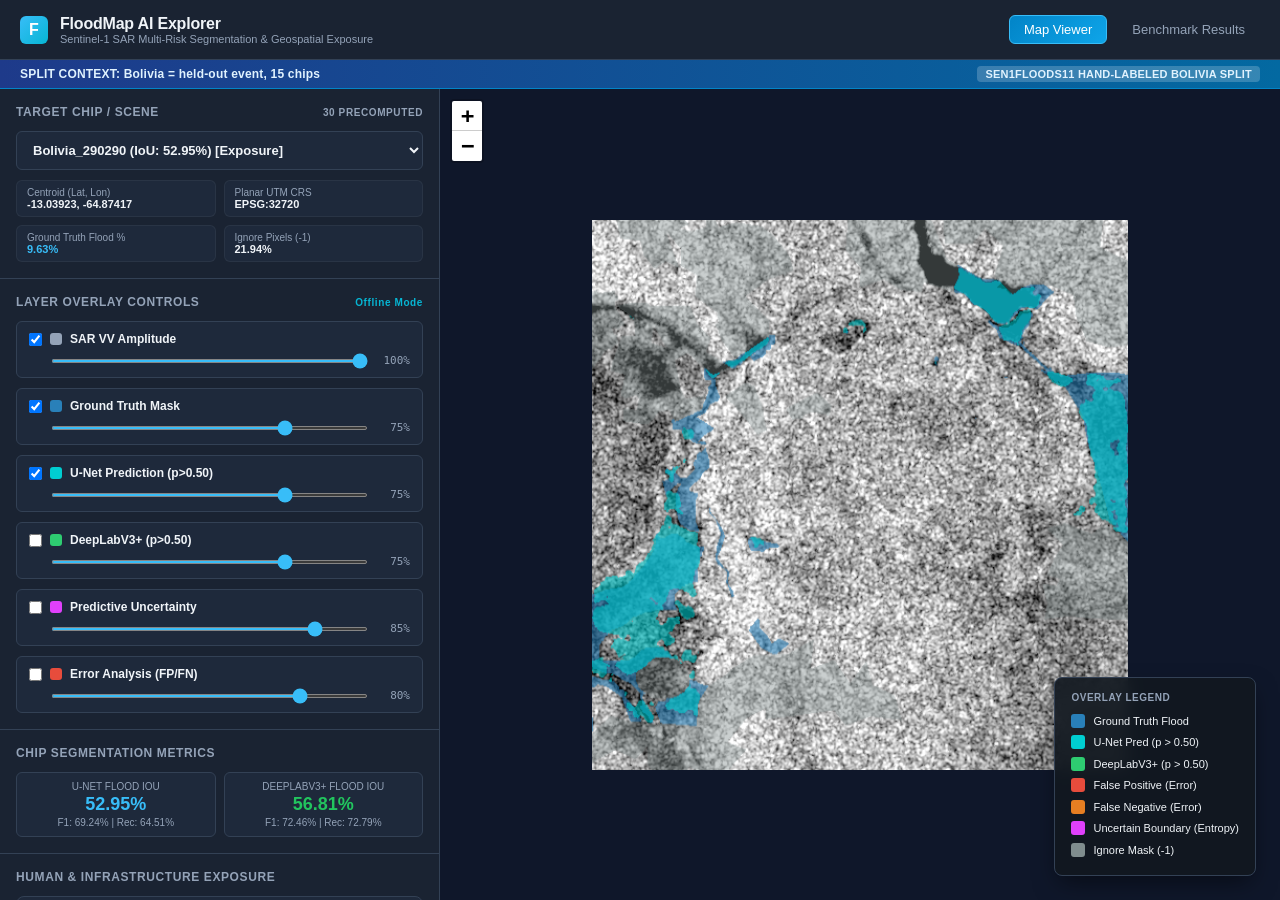
<file: web/index.html>
<!DOCTYPE html>
<html lang="en">
<head>
  <meta charset="UTF-8">
  <meta name="viewport" content="width=device-width, initial-scale=1.0">
  <title>FloodMap AI | Interactive SAR Flood & Disaster Exposure Viewer</title>
  
  <!-- Vendored Leaflet (Offline, No External CDN) -->
  <link rel="stylesheet" href="vendor/leaflet/leaflet.css" />
  <link rel="stylesheet" href="css/style.css" />
</head>
<body>

  <!-- Header -->
  <header>
    <div class="logo-area">
      <div class="logo-icon">F</div>
      <div class="logo-title">
        <h1>FloodMap AI Explorer</h1>
        <p>Sentinel-1 SAR Multi-Risk Segmentation & Geospatial Exposure</p>
      </div>
    </div>
    <nav>
      <a href="index.html" class="active">Map Viewer</a>
      <a href="results.html">Benchmark Results</a>
    </nav>
  </header>

  <!-- Dynamic Split Context Banner -->
  <div id="split-banner">
    <span><strong>SPLIT CONTEXT:</strong> Loading scene metadata...</span>
    <span class="badge">Initializing</span>
  </div>

  <!-- Application Body -->
  <div class="app-container">
    
    <!-- Sidebar -->
    <aside class="sidebar">
      
      <!-- Chip Selector Section -->
      <div class="sidebar-section">
        <div class="section-title">
          <span>Target Chip / Scene</span>
          <span style="font-size:10px;color:var(--text-muted);">30 Precomputed</span>
        </div>
        <div class="chip-select-wrapper">
          <select id="chip-select" aria-label="Select flood chip scene">
            <option value="">Loading chips...</option>
          </select>
        </div>
        
        <div class="chip-meta-bar" id="chip-meta-container">
          <div class="meta-pill">
            <span class="label">Centroid (Lat, Lon)</span>
            <span class="val" id="meta-centroid">-</span>
          </div>
          <div class="meta-pill">
            <span class="label">Planar UTM CRS</span>
            <span class="val" id="meta-utm">-</span>
          </div>
          <div class="meta-pill">
            <span class="label">Ground Truth Flood %</span>
            <span class="val" id="meta-flood-pct" style="color:var(--accent-blue);">-</span>
          </div>
          <div class="meta-pill">
            <span class="label">Ignore Pixels (-1)</span>
            <span class="val" id="meta-ignore-pct">-</span>
          </div>
        </div>
      </div>

      <!-- Layer Stacking & Controls -->
      <div class="sidebar-section">
        <div class="section-title">
          <span>Layer Overlay Controls</span>
          <span style="font-size:10px;color:var(--accent-cyan);text-transform:none;font-weight:600;">Offline Mode</span>
        </div>
        <div class="layer-list" id="layer-controls-list">
          <!-- Dynamically populated by app.js -->
        </div>
      </div>

      <!-- Segmentation Performance -->
      <div class="sidebar-section">
        <div class="section-title">
          <span>Chip Segmentation Metrics</span>
        </div>
        <div id="metrics-container">
          <!-- Dynamically populated -->
        </div>
      </div>

      <!-- Exposure Assessment Card -->
      <div class="sidebar-section" style="border-bottom:none;">
        <div class="section-title">
          <span>Human & Infrastructure Exposure</span>
        </div>
        <div id="exposure-container">
          <!-- Dynamically populated -->
        </div>
      </div>

    </aside>

    <!-- Map Viewport -->
    <main id="map" role="region" aria-label="Geospatial Map Viewport">
      
      <!-- Interactive Map Legend -->
      <div class="map-legend">
        <div class="legend-title">Overlay Legend</div>
        <div class="legend-item">
          <span class="legend-swatch" style="background:#2980b9;"></span>
          <span>Ground Truth Flood</span>
        </div>
        <div class="legend-item">
          <span class="legend-swatch" style="background:#00ced1;"></span>
          <span>U-Net Pred (p &gt; 0.50)</span>
        </div>
        <div class="legend-item">
          <span class="legend-swatch" style="background:#2ecc71;"></span>
          <span>DeepLabV3+ (p &gt; 0.50)</span>
        </div>
        <div class="legend-item">
          <span class="legend-swatch" style="background:#e74c3c;"></span>
          <span>False Positive (Error)</span>
        </div>
        <div class="legend-item">
          <span class="legend-swatch" style="background:#e67e22;"></span>
          <span>False Negative (Error)</span>
        </div>
        <div class="legend-item">
          <span class="legend-swatch" style="background:#e040fb;"></span>
          <span>Uncertain Boundary (Entropy)</span>
        </div>
        <div class="legend-item">
          <span class="legend-swatch" style="background:#7f8c8d;"></span>
          <span>Ignore Mask (-1)</span>
        </div>
      </div>

    </main>

  </div>

  <!-- Scripts -->
  <script src="vendor/leaflet/leaflet.js"></script>
  <script src="js/app.js"></script>
</body>
</html>
</file>
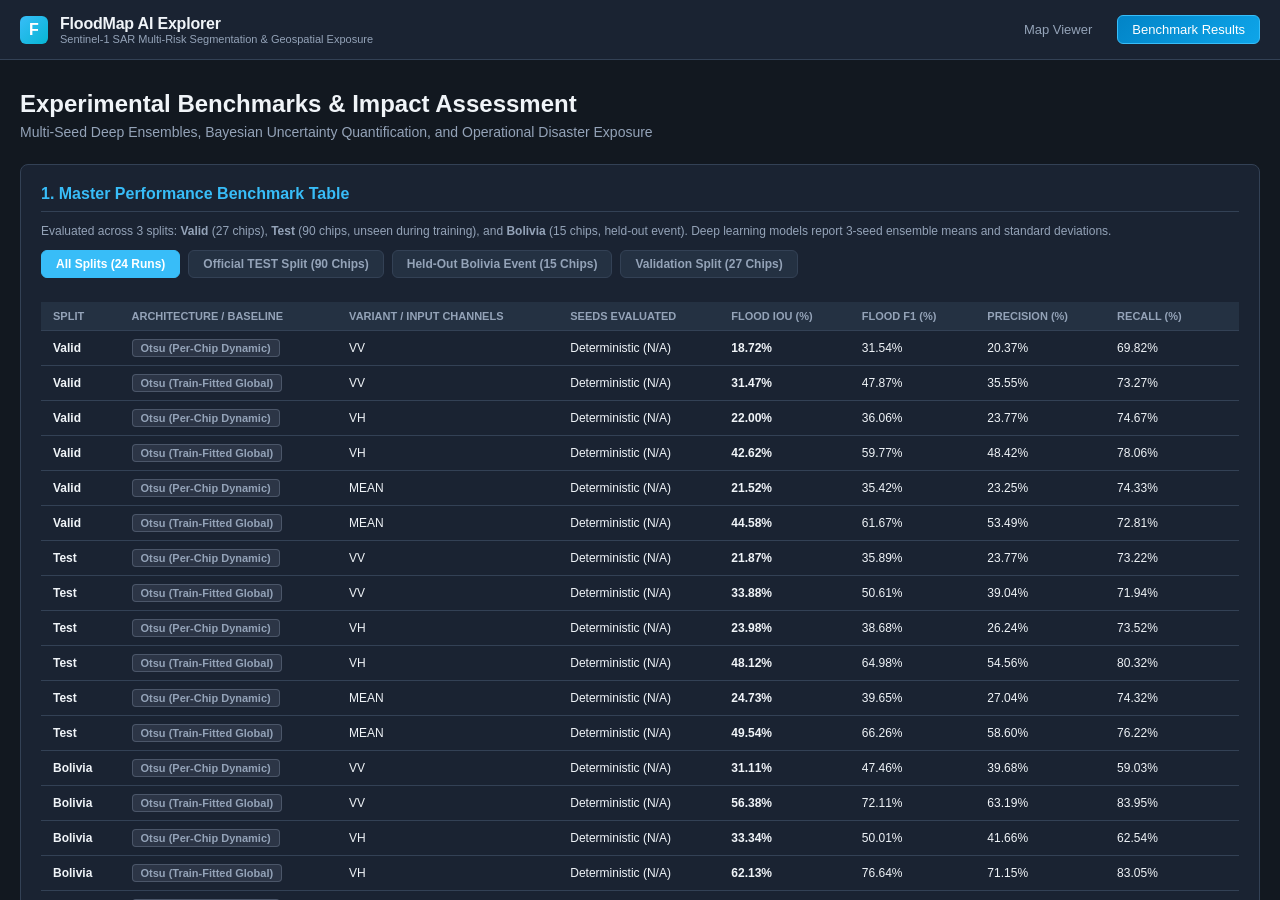
<file: web/results.html>
<!DOCTYPE html>
<html lang="en">
<head>
  <meta charset="UTF-8">
  <meta name="viewport" content="width=device-width, initial-scale=1.0">
  <title>FloodMap AI | Master Benchmark & Exposure Results</title>
  <link rel="stylesheet" href="css/style.css" />
  <style>
    .filter-btn-group {
      display: flex;
      gap: 8px;
      margin-bottom: 14px;
    }
    .filter-btn {
      background: var(--bg-tertiary);
      color: var(--text-muted);
      border: 1px solid var(--border-color);
      padding: 6px 14px;
      border-radius: 6px;
      font-size: 12px;
      font-weight: 600;
      cursor: pointer;
      transition: all 0.15s;
    }
    .filter-btn:hover {
      color: var(--text-main);
      background: var(--card-hover);
    }
    .filter-btn.active {
      background: var(--accent-blue);
      color: #fff;
      border-color: #38bdf8;
    }
    .highlight-row {
      background: rgba(56, 189, 248, 0.08) !important;
      font-weight: 600;
    }
    .pill-badge {
      display: inline-block;
      padding: 2px 8px;
      border-radius: 4px;
      font-size: 11px;
      font-weight: 600;
    }
    .pill-unet { background: rgba(0, 206, 209, 0.15); color: #00ced1; border: 1px solid rgba(0, 206, 209, 0.3); }
    .pill-deeplab { background: rgba(46, 204, 113, 0.15); color: #2ecc71; border: 1px solid rgba(46, 204, 113, 0.3); }
    .pill-otsu { background: rgba(148, 163, 184, 0.15); color: #94a3b8; border: 1px solid rgba(148, 163, 184, 0.3); }
  </style>
</head>
<body>

  <!-- Header -->
  <header>
    <div class="logo-area">
      <div class="logo-icon">F</div>
      <div class="logo-title">
        <h1>FloodMap AI Explorer</h1>
        <p>Sentinel-1 SAR Multi-Risk Segmentation & Geospatial Exposure</p>
      </div>
    </div>
    <nav>
      <a href="index.html">Map Viewer</a>
      <a href="results.html" class="active">Benchmark Results</a>
    </nav>
  </header>

  <!-- Content Container -->
  <div class="content-container">
    
    <div>
      <h1 class="page-title">Experimental Benchmarks & Impact Assessment</h1>
      <p class="page-subtitle">Multi-Seed Deep Ensembles, Bayesian Uncertainty Quantification, and Operational Disaster Exposure</p>
    </div>

    <!-- Section 1: Master Results Table -->
    <section class="results-card">
      <h2>1. Master Performance Benchmark Table</h2>
      <p style="color:var(--text-muted);font-size:12px;margin-bottom:12px;">
        Evaluated across 3 splits: <strong>Valid</strong> (27 chips), <strong>Test</strong> (90 chips, unseen during training), and <strong>Bolivia</strong> (15 chips, held-out event).
        Deep learning models report 3-seed ensemble means and standard deviations.
      </p>

      <div class="filter-btn-group">
        <button class="filter-btn active" data-filter="all">All Splits (24 Runs)</button>
        <button class="filter-btn" data-filter="Test">Official TEST Split (90 Chips)</button>
        <button class="filter-btn" data-filter="Bolivia">Held-Out Bolivia Event (15 Chips)</button>
        <button class="filter-btn" data-filter="Valid">Validation Split (27 Chips)</button>
      </div>

      <div class="table-wrapper">
        <table class="data-table" id="master-table">
          <thead>
            <tr>
              <th>Split</th>
              <th>Architecture / Baseline</th>
              <th>Variant / Input Channels</th>
              <th>Seeds Evaluated</th>
              <th>Flood IoU (%)</th>
              <th>Flood F1 (%)</th>
              <th>Precision (%)</th>
              <th>Recall (%)</th>
            </tr>
          </thead>
          <tbody id="master-tbody">
            <!-- Dynamically populated from web/data/metrics_summary_table.json -->
          </tbody>
        </table>
      </div>
    </section>

    <!-- Section 2: Model Performance & Uncertainty Figures Gallery -->
    <section class="results-card">
      <h2>2. Model Performance & Uncertainty Figures Gallery</h2>
      
      <div class="gallery-grid">
        
        <div class="gallery-card">
          <img src="figures/fig_iou_bars.png" alt="Benchmark IoU Bars" loading="lazy" />
          <div class="gallery-caption">
            <h3>Master Benchmark IoU Comparison</h3>
            <p>Comparative flood IoU across Otsu physics baseline, U-Net ResNet-34, and DeepLabV3+ ResNet-34 across Validation, Test, and Bolivia splits.</p>
          </div>
        </div>

        <div class="gallery-card">
          <img src="figures/rejection_curves.png" alt="Uncertainty Rejection Curves" loading="lazy" />
          <div class="gallery-caption">
            <h3>Selective Segmentation & Uncertainty Rejection</h3>
            <p>Monotonically increasing flood IoU as uncertain boundary pixels are withheld. DeepLabV3+ reaches &gt;84% IoU at 20% pixel rejection.</p>
          </div>
        </div>

        <div class="gallery-card">
          <img src="figures/reliability_diagrams.png" alt="Reliability Diagrams" loading="lazy" />
          <div class="gallery-caption">
            <h3>Reliability Diagrams & Temperature Scaling Calibration</h3>
            <p>Post-hoc calibration reduces Expected Calibration Error (ECE) from 4.7% to 1.1% on held-out events, aligning softmax confidence with empirical precision.</p>
          </div>
        </div>

        <div class="gallery-card">
          <img src="figures/fig_otsu_failure.png" alt="Otsu Baseline Failure Analysis" loading="lazy" />
          <div class="gallery-caption">
            <h3>Otsu Physics Baseline Failure Modes</h3>
            <p>Breakdown of Otsu threshold breakdown: bimodal distribution failure on low-water scenes leads to severe false positives in arid/urban terrain.</p>
          </div>
        </div>

      </div>
    </section>

    <!-- Section 3: Multi-Country Disaster Exposure Benchmark Table -->
    <section class="results-card">
      <h2>3. Multi-Country Geospatial Disaster Exposure Benchmark</h2>
      <p style="color:var(--text-muted);font-size:12px;margin-bottom:12px;">
        Real-world operational exposure pipeline evaluated on real model outputs. Combines dynamic planar UTM metric area projection, 
        WorldPop 100m fractional aggregation, and OpenStreetMap (OSM) local vector road extracts.
      </p>

      <div class="table-wrapper">
        <table class="data-table">
          <thead>
            <tr>
              <th>Country / Event</th>
              <th>Split Name</th>
              <th>Chips</th>
              <th>Footprint Area</th>
              <th>Footprint Pop</th>
              <th>Implied Density</th>
              <th>Observed Flood Area</th>
              <th>Observed Exposed Pop</th>
              <th>Observed Flooded Roads</th>
            </tr>
          </thead>
          <tbody>
            <tr class="highlight-row">
              <td><strong>Bolivia</strong></td>
              <td>Held-out Event</td>
              <td>15</td>
              <td>379.7 km²</td>
              <td>262.6</td>
              <td>0.7 ppl/km²</td>
              <td>43.86 km²</td>
              <td>19.2</td>
              <td>1.66 km (6/15 chips mapped)</td>
            </tr>
            <tr class="highlight-row">
              <td><strong>Sri-Lanka</strong></td>
              <td>Official TEST Split</td>
              <td>9</td>
              <td>232.5 km²</td>
              <td>65,032.7</td>
              <td>279.7 ppl/km²</td>
              <td>37.40 km²</td>
              <td>1,648.9</td>
              <td>4.40 km (9/9 chips mapped)</td>
            </tr>
          </tbody>
        </table>
      </div>

      <h3 style="font-size:13px;font-weight:700;margin:20px 0 8px 0;color:#e2e8f0;">Three-Tier Operational Risk Scenario Comparison</h3>
      <div class="table-wrapper">
        <table class="data-table">
          <thead>
            <tr>
              <th>Event</th>
              <th>Architecture</th>
              <th>Operational Risk Tier</th>
              <th>Flooded Area</th>
              <th>Area Rel. Error (%)</th>
              <th>Exposed Pop</th>
              <th>Pop Rel. Error (%)</th>
              <th>Flooded Roads</th>
            </tr>
          </thead>
          <tbody>
            <!-- Bolivia -->
            <tr>
              <td rowspan="7" style="vertical-align:middle;font-weight:700;background:rgba(255,255,255,0.01);">Bolivia</td>
              <td><strong>Ground Truth</strong></td>
              <td>Observed (label==1)</td>
              <td><strong>43.86 km²</strong></td>
              <td>0.00% (Ref)</td>
              <td><strong>19.2</strong></td>
              <td>0.00% (Ref)</td>
              <td><strong>1.66 km</strong></td>
            </tr>
            <tr>
              <td rowspan="3" style="vertical-align:middle;">U-Net Ensemble</td>
              <td>Conservative (p &gt; 0.70)</td>
              <td>29.81 km²</td>
              <td>-32.03%</td>
              <td>14.0</td>
              <td>-26.95%</td>
              <td>1.90 km</td>
            </tr>
            <tr>
              <td>Expected (p &gt; 0.50)</td>
              <td>39.67 km²</td>
              <td>-9.56%</td>
              <td>19.1</td>
              <td>-0.27%</td>
              <td>2.12 km</td>
            </tr>
            <tr>
              <td>Worst-Case (p &gt; 0.30)</td>
              <td>48.37 km²</td>
              <td>+10.27%</td>
              <td>24.3</td>
              <td>+26.73%</td>
              <td>2.44 km</td>
            </tr>
            <tr>
              <td rowspan="3" style="vertical-align:middle;">DeepLabV3+ Ensemble</td>
              <td>Conservative (p &gt; 0.70)</td>
              <td>30.51 km²</td>
              <td>-30.45%</td>
              <td>12.7</td>
              <td>-33.62%</td>
              <td>1.42 km</td>
            </tr>
            <tr>
              <td>Expected (p &gt; 0.50)</td>
              <td>41.23 km²</td>
              <td>-6.00%</td>
              <td>19.6</td>
              <td>+2.13%</td>
              <td>2.34 km</td>
            </tr>
            <tr>
              <td>Worst-Case (p &gt; 0.30)</td>
              <td>48.96 km²</td>
              <td>+11.62%</td>
              <td>24.3</td>
              <td>+26.56%</td>
              <td>2.49 km</td>
            </tr>

            <!-- Sri Lanka -->
            <tr style="border-top:2px solid var(--border-color);">
              <td rowspan="7" style="vertical-align:middle;font-weight:700;background:rgba(255,255,255,0.01);">Sri-Lanka (TEST Split)</td>
              <td><strong>Ground Truth</strong></td>
              <td>Observed (label==1)</td>
              <td><strong>37.40 km²</strong></td>
              <td>0.00% (Ref)</td>
              <td><strong>1,648.9</strong></td>
              <td>0.00% (Ref)</td>
              <td><strong>4.40 km</strong></td>
            </tr>
            <tr>
              <td rowspan="3" style="vertical-align:middle;">U-Net Ensemble</td>
              <td>Conservative (p &gt; 0.70)</td>
              <td>31.44 km²</td>
              <td>-15.95%</td>
              <td>586.1</td>
              <td>-64.45%</td>
              <td>1.70 km</td>
            </tr>
            <tr>
              <td>Expected (p &gt; 0.50)</td>
              <td>35.98 km²</td>
              <td>-3.79%</td>
              <td>1,240.7</td>
              <td>-24.76%</td>
              <td>5.79 km</td>
            </tr>
            <tr>
              <td>Worst-Case (p &gt; 0.30)</td>
              <td>39.50 km²</td>
              <td>+5.60%</td>
              <td>2,069.5</td>
              <td>+25.51%</td>
              <td>11.39 km</td>
            </tr>
            <tr>
              <td rowspan="3" style="vertical-align:middle;">DeepLabV3+ Ensemble</td>
              <td>Conservative (p &gt; 0.70)</td>
              <td>31.63 km²</td>
              <td>-15.44%</td>
              <td>642.3</td>
              <td>-61.04%</td>
              <td>1.62 km</td>
            </tr>
            <tr>
              <td>Expected (p &gt; 0.50)</td>
              <td>36.71 km²</td>
              <td>-1.86%</td>
              <td>1,307.3</td>
              <td>-20.72%</td>
              <td>5.51 km</td>
            </tr>
            <tr>
              <td>Worst-Case (p &gt; 0.30)</td>
              <td>39.68 km²</td>
              <td>+6.09%</td>
              <td>2,189.9</td>
              <td>+32.81%</td>
              <td>12.98 km</td>
            </tr>
          </tbody>
        </table>
      </div>

      <div class="gallery-grid" style="margin-top:20px;">
        <div class="gallery-card">
          <img src="figures/fig_exposure_bolivia.png" alt="Bolivia Exposure Benchmark" loading="lazy" />
          <div class="gallery-caption">
            <h3>Bolivia Flood Event: Per-Chip Exposure Benchmark</h3>
            <p>Ground truth vs DeepLabV3+ expected exposure with conservative-to-worst-case sensitivity bounds across all 15 chips in the Beni region.</p>
          </div>
        </div>

        <div class="gallery-card">
          <img src="figures/fig_exposure_sri-lanka.png" alt="Sri Lanka Exposure Benchmark" loading="lazy" />
          <div class="gallery-caption">
            <h3>Sri-Lanka Flood Event: Per-Chip Exposure Benchmark (TEST Split)</h3>
            <p>Predicted vs ground truth flooded surface area, affected population (WorldPop 2020), and submerged road networks across 9 unseen test chips.</p>
          </div>
        </div>
      </div>

      <div class="exposure-caveat-box" style="margin-top:20px;">
        <strong>Methodological Notes & Limitations:</strong>
        <ul style="margin-left:18px;margin-top:6px;line-height:1.5;">
          <li>Thresholds $p &gt; 0.70$ (conservative), $p &gt; 0.50$ (expected), and $p &gt; 0.30$ (worst-case) provide an operational sensitivity range for disaster planning, not a formal Bayesian or frequentist confidence interval.</li>
          <li>WorldPop rasters (Bolivia: 2018; Sri-Lanka: 2020 constrained) provide annualized baseline population grids under the uniform-distribution-within-100m-cell assumption.</li>
          <li>Road networks were extracted from official 2026 Geofabrik shapefiles offline. In rural Bolivia, 9 chips contain no road lines inside their bounding box in the extract (distinct from mapped unflooded roads).</li>
        </ul>
      </div>

    </section>

  </div>

  <script>
    let tableData = [];

    async function loadMasterTable() {
      try {
        const resp = await fetch("data/metrics_summary_table.json");
        if (!resp.ok) throw new Error("Failed loading metrics_summary_table.json");
        tableData = await resp.json();
        renderTable("all");
      } catch (err) {
        console.error("Error loading metrics table:", err);
      }
    }

    function renderTable(filter) {
      const tbody = document.getElementById("master-tbody");
      tbody.innerHTML = "";

      const filtered = filter === "all" ? tableData : tableData.filter(r => r.Split === filter);

      filtered.forEach(r => {
        const tr = document.createElement("tr");

        let badgeClass = "pill-otsu";
        if (r["Architecture / Baseline"].includes("U-Net")) badgeClass = "pill-unet";
        else if (r["Architecture / Baseline"].includes("DeepLab")) badgeClass = "pill-deeplab";

        if (r["Architecture / Baseline"].includes("Ensemble") || r["Architecture / Baseline"].includes("ResNet-34")) {
          tr.className = "highlight-row";
        }

        tr.innerHTML = `
          <td><strong>${r.Split}</strong></td>
          <td><span class="pill-badge ${badgeClass}">${r["Architecture / Baseline"]}</span></td>
          <td>${r["Variant / Polarization"]}</td>
          <td>${r["Seeds Evaluated"]}</td>
          <td><strong>${r["Flood IoU (%)"]}</strong></td>
          <td>${r["Flood F1 (%)"]}</td>
          <td>${r["Precision (%)"]}</td>
          <td>${r["Recall (%)"]}</td>
        `;
        tbody.appendChild(tr);
      });
    }

    document.querySelectorAll(".filter-btn").forEach(btn => {
      btn.addEventListener("click", (e) => {
        document.querySelectorAll(".filter-btn").forEach(b => b.classList.remove("active"));
        btn.classList.add("active");
        renderTable(btn.getAttribute("data-filter"));
      });
    });

    document.addEventListener("DOMContentLoaded", loadMasterTable);
  </script>
</body>
</html>
</file>
<file: web/vendor/leaflet/leaflet.css>
/* required styles */

.leaflet-pane,
.leaflet-tile,
.leaflet-marker-icon,
.leaflet-marker-shadow,
.leaflet-tile-container,
.leaflet-pane > svg,
.leaflet-pane > canvas,
.leaflet-zoom-box,
.leaflet-image-layer,
.leaflet-layer {
	position: absolute;
	left: 0;
	top: 0;
	}
.leaflet-container {
	overflow: hidden;
	}
.leaflet-tile,
.leaflet-marker-icon,
.leaflet-marker-shadow {
	-webkit-user-select: none;
	   -moz-user-select: none;
	        user-select: none;
	  -webkit-user-drag: none;
	}
/* Prevents IE11 from highlighting tiles in blue */
.leaflet-tile::selection {
	background: transparent;
}
/* Safari renders non-retina tile on retina better with this, but Chrome is worse */
.leaflet-safari .leaflet-tile {
	image-rendering: -webkit-optimize-contrast;
	}
/* hack that prevents hw layers "stretching" when loading new tiles */
.leaflet-safari .leaflet-tile-container {
	width: 1600px;
	height: 1600px;
	-webkit-transform-origin: 0 0;
	}
.leaflet-marker-icon,
.leaflet-marker-shadow {
	display: block;
	}
/* .leaflet-container svg: reset svg max-width decleration shipped in Joomla! (joomla.org) 3.x */
/* .leaflet-container img: map is broken in FF if you have max-width: 100% on tiles */
.leaflet-container .leaflet-overlay-pane svg {
	max-width: none !important;
	max-height: none !important;
	}
.leaflet-container .leaflet-marker-pane img,
.leaflet-container .leaflet-shadow-pane img,
.leaflet-container .leaflet-tile-pane img,
.leaflet-container img.leaflet-image-layer,
.leaflet-container .leaflet-tile {
	max-width: none !important;
	max-height: none !important;
	width: auto;
	padding: 0;
	}

.leaflet-container img.leaflet-tile {
	/* See: https://bugs.chromium.org/p/chromium/issues/detail?id=600120 */
	mix-blend-mode: plus-lighter;
}

.leaflet-container.leaflet-touch-zoom {
	-ms-touch-action: pan-x pan-y;
	touch-action: pan-x pan-y;
	}
.leaflet-container.leaflet-touch-drag {
	-ms-touch-action: pinch-zoom;
	/* Fallback for FF which doesn't support pinch-zoom */
	touch-action: none;
	touch-action: pinch-zoom;
}
.leaflet-container.leaflet-touch-drag.leaflet-touch-zoom {
	-ms-touch-action: none;
	touch-action: none;
}
.leaflet-container {
	-webkit-tap-highlight-color: transparent;
}
.leaflet-container a {
	-webkit-tap-highlight-color: rgba(51, 181, 229, 0.4);
}
.leaflet-tile {
	filter: inherit;
	visibility: hidden;
	}
.leaflet-tile-loaded {
	visibility: inherit;
	}
.leaflet-zoom-box {
	width: 0;
	height: 0;
	-moz-box-sizing: border-box;
	     box-sizing: border-box;
	z-index: 800;
	}
/* workaround for https://bugzilla.mozilla.org/show_bug.cgi?id=888319 */
.leaflet-overlay-pane svg {
	-moz-user-select: none;
	}

.leaflet-pane         { z-index: 400; }

.leaflet-tile-pane    { z-index: 200; }
.leaflet-overlay-pane { z-index: 400; }
.leaflet-shadow-pane  { z-index: 500; }
.leaflet-marker-pane  { z-index: 600; }
.leaflet-tooltip-pane   { z-index: 650; }
.leaflet-popup-pane   { z-index: 700; }

.leaflet-map-pane canvas { z-index: 100; }
.leaflet-map-pane svg    { z-index: 200; }

.leaflet-vml-shape {
	width: 1px;
	height: 1px;
	}
.lvml {
	behavior: url(#default#VML);
	display: inline-block;
	position: absolute;
	}


/* control positioning */

.leaflet-control {
	position: relative;
	z-index: 800;
	pointer-events: visiblePainted; /* IE 9-10 doesn't have auto */
	pointer-events: auto;
	}
.leaflet-top,
.leaflet-bottom {
	position: absolute;
	z-index: 1000;
	pointer-events: none;
	}
.leaflet-top {
	top: 0;
	}
.leaflet-right {
	right: 0;
	}
.leaflet-bottom {
	bottom: 0;
	}
.leaflet-left {
	left: 0;
	}
.leaflet-control {
	float: left;
	clear: both;
	}
.leaflet-right .leaflet-control {
	float: right;
	}
.leaflet-top .leaflet-control {
	margin-top: 10px;
	}
.leaflet-bottom .leaflet-control {
	margin-bottom: 10px;
	}
.leaflet-left .leaflet-control {
	margin-left: 10px;
	}
.leaflet-right .leaflet-control {
	margin-right: 10px;
	}


/* zoom and fade animations */

.leaflet-fade-anim .leaflet-popup {
	opacity: 0;
	-webkit-transition: opacity 0.2s linear;
	   -moz-transition: opacity 0.2s linear;
	        transition: opacity 0.2s linear;
	}
.leaflet-fade-anim .leaflet-map-pane .leaflet-popup {
	opacity: 1;
	}
.leaflet-zoom-animated {
	-webkit-transform-origin: 0 0;
	    -ms-transform-origin: 0 0;
	        transform-origin: 0 0;
	}
svg.leaflet-zoom-animated {
	will-change: transform;
}

.leaflet-zoom-anim .leaflet-zoom-animated {
	-webkit-transition: -webkit-transform 0.25s cubic-bezier(0,0,0.25,1);
	   -moz-transition:    -moz-transform 0.25s cubic-bezier(0,0,0.25,1);
	        transition:         transform 0.25s cubic-bezier(0,0,0.25,1);
	}
.leaflet-zoom-anim .leaflet-tile,
.leaflet-pan-anim .leaflet-tile {
	-webkit-transition: none;
	   -moz-transition: none;
	        transition: none;
	}

.leaflet-zoom-anim .leaflet-zoom-hide {
	visibility: hidden;
	}


/* cursors */

.leaflet-interactive {
	cursor: pointer;
	}
.leaflet-grab {
	cursor: -webkit-grab;
	cursor:    -moz-grab;
	cursor:         grab;
	}
.leaflet-crosshair,
.leaflet-crosshair .leaflet-interactive {
	cursor: crosshair;
	}
.leaflet-popup-pane,
.leaflet-control {
	cursor: auto;
	}
.leaflet-dragging .leaflet-grab,
.leaflet-dragging .leaflet-grab .leaflet-interactive,
.leaflet-dragging .leaflet-marker-draggable {
	cursor: move;
	cursor: -webkit-grabbing;
	cursor:    -moz-grabbing;
	cursor:         grabbing;
	}

/* marker & overlays interactivity */
.leaflet-marker-icon,
.leaflet-marker-shadow,
.leaflet-image-layer,
.leaflet-pane > svg path,
.leaflet-tile-container {
	pointer-events: none;
	}

.leaflet-marker-icon.leaflet-interactive,
.leaflet-image-layer.leaflet-interactive,
.leaflet-pane > svg path.leaflet-interactive,
svg.leaflet-image-layer.leaflet-interactive path {
	pointer-events: visiblePainted; /* IE 9-10 doesn't have auto */
	pointer-events: auto;
	}

/* visual tweaks */

.leaflet-container {
	background: #ddd;
	outline-offset: 1px;
	}
.leaflet-container a {
	color: #0078A8;
	}
.leaflet-zoom-box {
	border: 2px dotted #38f;
	background: rgba(255,255,255,0.5);
	}


/* general typography */
.leaflet-container {
	font-family: "Helvetica Neue", Arial, Helvetica, sans-serif;
	font-size: 12px;
	font-size: 0.75rem;
	line-height: 1.5;
	}


/* general toolbar styles */

.leaflet-bar {
	box-shadow: 0 1px 5px rgba(0,0,0,0.65);
	border-radius: 4px;
	}
.leaflet-bar a {
	background-color: #fff;
	border-bottom: 1px solid #ccc;
	width: 26px;
	height: 26px;
	line-height: 26px;
	display: block;
	text-align: center;
	text-decoration: none;
	color: black;
	}
.leaflet-bar a,
.leaflet-control-layers-toggle {
	background-position: 50% 50%;
	background-repeat: no-repeat;
	display: block;
	}
.leaflet-bar a:hover,
.leaflet-bar a:focus {
	background-color: #f4f4f4;
	}
.leaflet-bar a:first-child {
	border-top-left-radius: 4px;
	border-top-right-radius: 4px;
	}
.leaflet-bar a:last-child {
	border-bottom-left-radius: 4px;
	border-bottom-right-radius: 4px;
	border-bottom: none;
	}
.leaflet-bar a.leaflet-disabled {
	cursor: default;
	background-color: #f4f4f4;
	color: #bbb;
	}

.leaflet-touch .leaflet-bar a {
	width: 30px;
	height: 30px;
	line-height: 30px;
	}
.leaflet-touch .leaflet-bar a:first-child {
	border-top-left-radius: 2px;
	border-top-right-radius: 2px;
	}
.leaflet-touch .leaflet-bar a:last-child {
	border-bottom-left-radius: 2px;
	border-bottom-right-radius: 2px;
	}

/* zoom control */

.leaflet-control-zoom-in,
.leaflet-control-zoom-out {
	font: bold 18px 'Lucida Console', Monaco, monospace;
	text-indent: 1px;
	}

.leaflet-touch .leaflet-control-zoom-in, .leaflet-touch .leaflet-control-zoom-out  {
	font-size: 22px;
	}


/* layers control */

.leaflet-control-layers {
	box-shadow: 0 1px 5px rgba(0,0,0,0.4);
	background: #fff;
	border-radius: 5px;
	}
.leaflet-control-layers-toggle {
	background-image: url(images/layers.png);
	width: 36px;
	height: 36px;
	}
.leaflet-retina .leaflet-control-layers-toggle {
	background-image: url(images/layers-2x.png);
	background-size: 26px 26px;
	}
.leaflet-touch .leaflet-control-layers-toggle {
	width: 44px;
	height: 44px;
	}
.leaflet-control-layers .leaflet-control-layers-list,
.leaflet-control-layers-expanded .leaflet-control-layers-toggle {
	display: none;
	}
.leaflet-control-layers-expanded .leaflet-control-layers-list {
	display: block;
	position: relative;
	}
.leaflet-control-layers-expanded {
	padding: 6px 10px 6px 6px;
	color: #333;
	background: #fff;
	}
.leaflet-control-layers-scrollbar {
	overflow-y: scroll;
	overflow-x: hidden;
	padding-right: 5px;
	}
.leaflet-control-layers-selector {
	margin-top: 2px;
	position: relative;
	top: 1px;
	}
.leaflet-control-layers label {
	display: block;
	font-size: 13px;
	font-size: 1.08333em;
	}
.leaflet-control-layers-separator {
	height: 0;
	border-top: 1px solid #ddd;
	margin: 5px -10px 5px -6px;
	}

/* Default icon URLs */
.leaflet-default-icon-path { /* used only in path-guessing heuristic, see L.Icon.Default */
	background-image: url(images/marker-icon.png);
	}


/* attribution and scale controls */

.leaflet-container .leaflet-control-attribution {
	background: #fff;
	background: rgba(255, 255, 255, 0.8);
	margin: 0;
	}
.leaflet-control-attribution,
.leaflet-control-scale-line {
	padding: 0 5px;
	color: #333;
	line-height: 1.4;
	}
.leaflet-control-attribution a {
	text-decoration: none;
	}
.leaflet-control-attribution a:hover,
.leaflet-control-attribution a:focus {
	text-decoration: underline;
	}
.leaflet-attribution-flag {
	display: inline !important;
	vertical-align: baseline !important;
	width: 1em;
	height: 0.6669em;
	}
.leaflet-left .leaflet-control-scale {
	margin-left: 5px;
	}
.leaflet-bottom .leaflet-control-scale {
	margin-bottom: 5px;
	}
.leaflet-control-scale-line {
	border: 2px solid #777;
	border-top: none;
	line-height: 1.1;
	padding: 2px 5px 1px;
	white-space: nowrap;
	-moz-box-sizing: border-box;
	     box-sizing: border-box;
	background: rgba(255, 255, 255, 0.8);
	text-shadow: 1px 1px #fff;
	}
.leaflet-control-scale-line:not(:first-child) {
	border-top: 2px solid #777;
	border-bottom: none;
	margin-top: -2px;
	}
.leaflet-control-scale-line:not(:first-child):not(:last-child) {
	border-bottom: 2px solid #777;
	}

.leaflet-touch .leaflet-control-attribution,
.leaflet-touch .leaflet-control-layers,
.leaflet-touch .leaflet-bar {
	box-shadow: none;
	}
.leaflet-touch .leaflet-control-layers,
.leaflet-touch .leaflet-bar {
	border: 2px solid rgba(0,0,0,0.2);
	background-clip: padding-box;
	}


/* popup */

.leaflet-popup {
	position: absolute;
	text-align: center;
	margin-bottom: 20px;
	}
.leaflet-popup-content-wrapper {
	padding: 1px;
	text-align: left;
	border-radius: 12px;
	}
.leaflet-popup-content {
	margin: 13px 24px 13px 20px;
	line-height: 1.3;
	font-size: 13px;
	font-size: 1.08333em;
	min-height: 1px;
	}
.leaflet-popup-content p {
	margin: 17px 0;
	margin: 1.3em 0;
	}
.leaflet-popup-tip-container {
	width: 40px;
	height: 20px;
	position: absolute;
	left: 50%;
	margin-top: -1px;
	margin-left: -20px;
	overflow: hidden;
	pointer-events: none;
	}
.leaflet-popup-tip {
	width: 17px;
	height: 17px;
	padding: 1px;

	margin: -10px auto 0;
	pointer-events: auto;

	-webkit-transform: rotate(45deg);
	   -moz-transform: rotate(45deg);
	    -ms-transform: rotate(45deg);
	        transform: rotate(45deg);
	}
.leaflet-popup-content-wrapper,
.leaflet-popup-tip {
	background: white;
	color: #333;
	box-shadow: 0 3px 14px rgba(0,0,0,0.4);
	}
.leaflet-container a.leaflet-popup-close-button {
	position: absolute;
	top: 0;
	right: 0;
	border: none;
	text-align: center;
	width: 24px;
	height: 24px;
	font: 16px/24px Tahoma, Verdana, sans-serif;
	color: #757575;
	text-decoration: none;
	background: transparent;
	}
.leaflet-container a.leaflet-popup-close-button:hover,
.leaflet-container a.leaflet-popup-close-button:focus {
	color: #585858;
	}
.leaflet-popup-scrolled {
	overflow: auto;
	}

.leaflet-oldie .leaflet-popup-content-wrapper {
	-ms-zoom: 1;
	}
.leaflet-oldie .leaflet-popup-tip {
	width: 24px;
	margin: 0 auto;

	-ms-filter: "progid:DXImageTransform.Microsoft.Matrix(M11=0.70710678, M12=0.70710678, M21=-0.70710678, M22=0.70710678)";
	filter: progid:DXImageTransform.Microsoft.Matrix(M11=0.70710678, M12=0.70710678, M21=-0.70710678, M22=0.70710678);
	}

.leaflet-oldie .leaflet-control-zoom,
.leaflet-oldie .leaflet-control-layers,
.leaflet-oldie .leaflet-popup-content-wrapper,
.leaflet-oldie .leaflet-popup-tip {
	border: 1px solid #999;
	}


/* div icon */

.leaflet-div-icon {
	background: #fff;
	border: 1px solid #666;
	}


/* Tooltip */
/* Base styles for the element that has a tooltip */
.leaflet-tooltip {
	position: absolute;
	padding: 6px;
	background-color: #fff;
	border: 1px solid #fff;
	border-radius: 3px;
	color: #222;
	white-space: nowrap;
	-webkit-user-select: none;
	-moz-user-select: none;
	-ms-user-select: none;
	user-select: none;
	pointer-events: none;
	box-shadow: 0 1px 3px rgba(0,0,0,0.4);
	}
.leaflet-tooltip.leaflet-interactive {
	cursor: pointer;
	pointer-events: auto;
	}
.leaflet-tooltip-top:before,
.leaflet-tooltip-bottom:before,
.leaflet-tooltip-left:before,
.leaflet-tooltip-right:before {
	position: absolute;
	pointer-events: none;
	border: 6px solid transparent;
	background: transparent;
	content: "";
	}

/* Directions */

.leaflet-tooltip-bottom {
	margin-top: 6px;
}
.leaflet-tooltip-top {
	margin-top: -6px;
}
.leaflet-tooltip-bottom:before,
.leaflet-tooltip-top:before {
	left: 50%;
	margin-left: -6px;
	}
.leaflet-tooltip-top:before {
	bottom: 0;
	margin-bottom: -12px;
	border-top-color: #fff;
	}
.leaflet-tooltip-bottom:before {
	top: 0;
	margin-top: -12px;
	margin-left: -6px;
	border-bottom-color: #fff;
	}
.leaflet-tooltip-left {
	margin-left: -6px;
}
.leaflet-tooltip-right {
	margin-left: 6px;
}
.leaflet-tooltip-left:before,
.leaflet-tooltip-right:before {
	top: 50%;
	margin-top: -6px;
	}
.leaflet-tooltip-left:before {
	right: 0;
	margin-right: -12px;
	border-left-color: #fff;
	}
.leaflet-tooltip-right:before {
	left: 0;
	margin-left: -12px;
	border-right-color: #fff;
	}

/* Printing */

@media print {
	/* Prevent printers from removing background-images of controls. */
	.leaflet-control {
		-webkit-print-color-adjust: exact;
		print-color-adjust: exact;
		}
	}
</file>
<file: web/css/style.css>
/* Modern Dark Theme for FloodMap Disaster Exposure Viewer */

:root {
  --bg-primary: #121820;
  --bg-secondary: #1a2332;
  --bg-tertiary: #243142;
  --text-main: #f0f4f8;
  --text-muted: #94a3b8;
  --accent-blue: #38bdf8;
  --accent-cyan: #06b6d4;
  --accent-green: #22c55e;
  --accent-orange: #f97316;
  --accent-red: #ef4444;
  --border-color: #334155;
  --card-bg: #1e293b;
  --card-hover: #273549;
}

* {
  box-sizing: border-box;
  margin: 0;
  padding: 0;
}

body {
  font-family: -apple-system, BlinkMacSystemFont, "Segoe UI", Roboto, Helvetica, Arial, sans-serif;
  background-color: var(--bg-primary);
  color: var(--text-main);
  height: 100vh;
  display: flex;
  flex-direction: column;
  overflow: hidden;
}

/* Header & Nav */
header {
  background: var(--bg-secondary);
  border-bottom: 1px solid var(--border-color);
  padding: 10px 20px;
  display: flex;
  justify-content: space-between;
  align-items: center;
  z-index: 1000;
  height: 60px;
}

.logo-area {
  display: flex;
  align-items: center;
  gap: 12px;
}

.logo-icon {
  width: 28px;
  height: 28px;
  background: linear-gradient(135deg, var(--accent-blue), var(--accent-cyan));
  border-radius: 6px;
  display: flex;
  align-items: center;
  justify-content: center;
  font-weight: bold;
  color: #fff;
  font-size: 16px;
}

.logo-title h1 {
  font-size: 16px;
  font-weight: 700;
  letter-spacing: -0.2px;
}

.logo-title p {
  font-size: 11px;
  color: var(--text-muted);
}

nav {
  display: flex;
  gap: 10px;
}

nav a {
  color: var(--text-muted);
  text-decoration: none;
  font-size: 13px;
  font-weight: 500;
  padding: 6px 14px;
  border-radius: 6px;
  transition: all 0.2s;
  border: 1px solid transparent;
}

nav a:hover {
  color: var(--text-main);
  background: var(--bg-tertiary);
}

nav a.active {
  color: #fff;
  background: var(--accent-blue);
  background: linear-gradient(135deg, #0284c7, #0ea5e9);
  border-color: #38bdf8;
}

/* Dynamic Split Banner */
#split-banner {
  background: linear-gradient(90deg, #1e3a8a, #0369a1);
  color: #e0f2fe;
  font-size: 12px;
  font-weight: 600;
  padding: 6px 20px;
  display: flex;
  align-items: center;
  justify-content: space-between;
  border-bottom: 1px solid #0284c7;
  letter-spacing: 0.2px;
}

#split-banner .badge {
  background: rgba(255, 255, 255, 0.2);
  padding: 2px 8px;
  border-radius: 4px;
  font-size: 11px;
  text-transform: uppercase;
}

/* Layout */
.app-container {
  display: flex;
  flex: 1;
  height: calc(100vh - 90px);
  overflow: hidden;
}

/* Sidebar */
.sidebar {
  width: 440px;
  background: var(--bg-secondary);
  border-right: 1px solid var(--border-color);
  display: flex;
  flex-direction: column;
  overflow-y: auto;
  z-index: 500;
}

.sidebar-section {
  padding: 16px;
  border-bottom: 1px solid var(--border-color);
}

.section-title {
  font-size: 12px;
  font-weight: 700;
  text-transform: uppercase;
  letter-spacing: 0.6px;
  color: var(--text-muted);
  margin-bottom: 12px;
  display: flex;
  justify-content: space-between;
  align-items: center;
}

/* Chip Selector */
.chip-select-wrapper select {
  width: 100%;
  background: var(--card-bg);
  color: var(--text-main);
  border: 1px solid var(--border-color);
  padding: 10px 12px;
  border-radius: 6px;
  font-size: 13px;
  font-weight: 600;
  cursor: pointer;
  outline: none;
}

.chip-select-wrapper select:focus {
  border-color: var(--accent-blue);
}

.chip-meta-bar {
  display: grid;
  grid-template-columns: repeat(2, 1fr);
  gap: 8px;
  margin-top: 10px;
}

.meta-pill {
  background: var(--card-bg);
  padding: 6px 10px;
  border-radius: 6px;
  font-size: 11px;
  border: 1px solid rgba(255, 255, 255, 0.05);
}

.meta-pill .label {
  color: var(--text-muted);
  font-size: 10px;
  display: block;
}

.meta-pill .val {
  font-weight: 600;
  color: var(--text-main);
}

/* Layer Controls */
.layer-list {
  display: flex;
  flex-direction: column;
  gap: 10px;
}

.layer-item {
  background: var(--card-bg);
  border: 1px solid var(--border-color);
  border-radius: 6px;
  padding: 10px 12px;
  transition: background 0.15s;
}

.layer-item:hover {
  background: var(--card-hover);
}

.layer-header {
  display: flex;
  align-items: center;
  justify-content: space-between;
}

.layer-label {
  display: flex;
  align-items: center;
  gap: 8px;
  font-size: 12px;
  font-weight: 600;
  cursor: pointer;
}

.layer-color-dot {
  width: 12px;
  height: 12px;
  border-radius: 3px;
  display: inline-block;
  flex-shrink: 0;
}

.layer-slider-row {
  display: flex;
  align-items: center;
  gap: 10px;
  margin-top: 8px;
  padding-left: 22px;
}

.layer-slider-row input[type="range"] {
  flex: 1;
  accent-color: var(--accent-blue);
  height: 4px;
  cursor: pointer;
}

.opacity-val {
  font-size: 11px;
  color: var(--text-muted);
  width: 32px;
  text-align: right;
  font-family: monospace;
}

/* Exposure Card */
.exposure-card {
  background: var(--card-bg);
  border: 1px solid var(--border-color);
  border-radius: 8px;
  padding: 12px;
  font-size: 12px;
}

.exposure-card-header {
  display: flex;
  justify-content: space-between;
  align-items: center;
  margin-bottom: 8px;
  font-weight: 700;
  color: var(--accent-blue);
}

.exposure-table {
  width: 100%;
  border-collapse: collapse;
  font-size: 11px;
  margin-top: 6px;
}

.exposure-table th, .exposure-table td {
  padding: 6px 4px;
  text-align: right;
  border-bottom: 1px solid rgba(255, 255, 255, 0.06);
}

.exposure-table th:first-child, .exposure-table td:first-child {
  text-align: left;
}

.exposure-table th {
  color: var(--text-muted);
  font-weight: 600;
  text-transform: uppercase;
  font-size: 10px;
}

.exposure-caveat-box {
  background: rgba(245, 158, 11, 0.1);
  border: 1px solid rgba(245, 158, 11, 0.3);
  color: #fde68a;
  padding: 8px 10px;
  border-radius: 6px;
  font-size: 10.5px;
  line-height: 1.45;
  margin-top: 10px;
}

/* Metrics Card */
.metrics-grid {
  display: grid;
  grid-template-columns: repeat(2, 1fr);
  gap: 8px;
}

.metric-box {
  background: var(--card-bg);
  border: 1px solid var(--border-color);
  border-radius: 6px;
  padding: 8px 10px;
  text-align: center;
}

.metric-box .m-title {
  font-size: 10px;
  color: var(--text-muted);
  text-transform: uppercase;
}

.metric-box .m-val {
  font-size: 18px;
  font-weight: 800;
  margin: 2px 0;
  color: var(--accent-blue);
}

.metric-box .m-sub {
  font-size: 10px;
  color: var(--text-muted);
}

/* Map */
#map {
  flex: 1;
  height: 100%;
  background: #0b0f15;
}

/* Offline Map Grid Fallback */
.leaflet-container {
  background: #0f172a !important;
}

/* Legend Overlay */
.map-legend {
  position: absolute;
  bottom: 24px;
  right: 24px;
  background: rgba(18, 24, 32, 0.92);
  backdrop-filter: blur(8px);
  border: 1px solid var(--border-color);
  border-radius: 8px;
  padding: 12px 16px;
  z-index: 800;
  font-size: 11px;
  box-shadow: 0 10px 25px -5px rgba(0, 0, 0, 0.5);
  max-width: 240px;
}

.legend-title {
  font-weight: 700;
  text-transform: uppercase;
  color: var(--text-muted);
  margin-bottom: 8px;
  font-size: 10px;
  letter-spacing: 0.5px;
}

.legend-item {
  display: flex;
  align-items: center;
  gap: 8px;
  margin-bottom: 5px;
}

.legend-swatch {
  width: 14px;
  height: 14px;
  border-radius: 3px;
  flex-shrink: 0;
}

/* Results Page Styling */
.content-container {
  max-width: 1280px;
  margin: 0 auto;
  padding: 30px 20px;
  overflow-y: auto;
  height: calc(100vh - 60px);
}

.page-title {
  font-size: 24px;
  font-weight: 800;
  margin-bottom: 6px;
}

.page-subtitle {
  color: var(--text-muted);
  font-size: 14px;
  margin-bottom: 24px;
}

.results-card {
  background: var(--bg-secondary);
  border: 1px solid var(--border-color);
  border-radius: 8px;
  padding: 20px;
  margin-bottom: 24px;
}

.results-card h2 {
  font-size: 16px;
  font-weight: 700;
  margin-bottom: 12px;
  color: var(--accent-blue);
  border-bottom: 1px solid var(--border-color);
  padding-bottom: 8px;
}

.table-wrapper {
  overflow-x: auto;
}

.data-table {
  width: 100%;
  border-collapse: collapse;
  font-size: 12px;
  margin-top: 10px;
}

.data-table th, .data-table td {
  padding: 8px 12px;
  text-align: left;
  border-bottom: 1px solid var(--border-color);
}

.data-table th {
  background: var(--bg-tertiary);
  color: var(--text-muted);
  font-weight: 600;
  text-transform: uppercase;
  font-size: 11px;
}

.data-table tr:hover {
  background: rgba(255, 255, 255, 0.02);
}

.gallery-grid {
  display: grid;
  grid-template-columns: repeat(auto-fit, minmax(420px, 1fr));
  gap: 20px;
  margin-top: 14px;
}

.gallery-card {
  background: var(--card-bg);
  border: 1px solid var(--border-color);
  border-radius: 8px;
  overflow: hidden;
  display: flex;
  flex-direction: column;
}

.gallery-card img {
  width: 100%;
  height: auto;
  display: block;
  background: #0b0f15;
}

.gallery-caption {
  padding: 12px;
  font-size: 12px;
}

.gallery-caption h3 {
  font-size: 13px;
  font-weight: 700;
  margin-bottom: 4px;
}

.gallery-caption p {
  color: var(--text-muted);
  font-size: 11px;
  line-height: 1.4;
}
</file>
